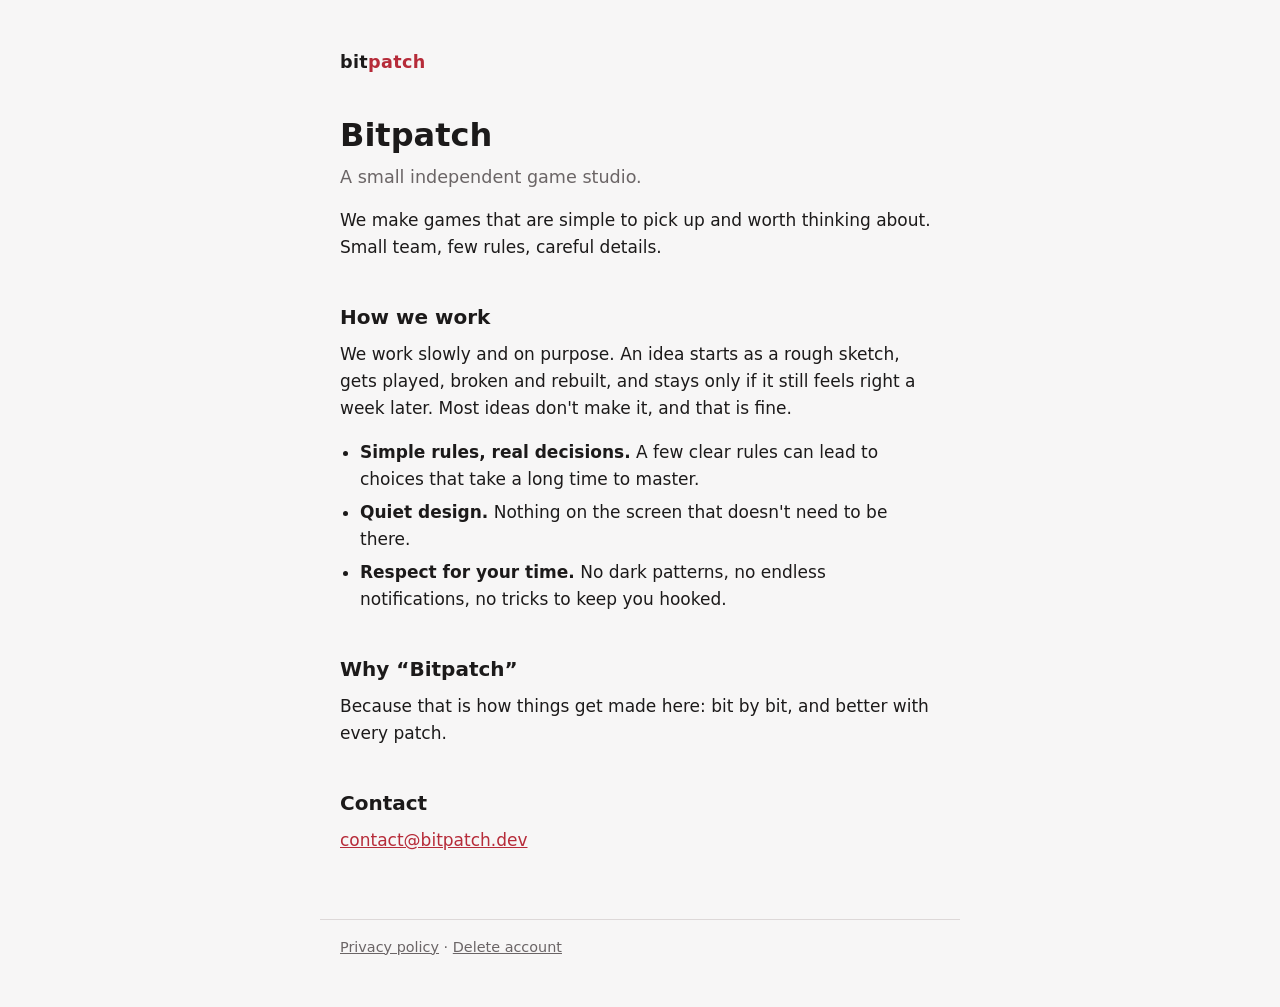
<file: index.html>
<!doctype html>
<html lang="en">
<head>
  <meta charset="utf-8">
  <meta name="viewport" content="width=device-width, initial-scale=1">
  <title>Bitpatch</title>
  <meta name="description" content="Bitpatch is a small independent game studio.">
  <link rel="icon" href="/favicon.svg" type="image/svg+xml">
  <link rel="stylesheet" href="/style.css">
</head>
<body>
  <header>
    <a class="brand" href="/">bit<span>patch</span></a>
  </header>
  <main>
    <h1>Bitpatch</h1>
    <p class="lead">A small independent game studio.</p>
    <p>We make games that are simple to pick up and worth thinking about. Small team, few rules, careful details.</p>

    <h2>How we work</h2>
    <p>We work slowly and on purpose. An idea starts as a rough sketch, gets played, broken and rebuilt, and stays only if it still feels right a week later. Most ideas don't make it, and that is fine.</p>
    <ul>
      <li><strong>Simple rules, real decisions.</strong> A few clear rules can lead to choices that take a long time to master.</li>
      <li><strong>Quiet design.</strong> Nothing on the screen that doesn't need to be there.</li>
      <li><strong>Respect for your time.</strong> No dark patterns, no endless notifications, no tricks to keep you hooked.</li>
    </ul>

    <h2>Why “Bitpatch”</h2>
    <p>Because that is how things get made here: bit by bit, and better with every patch.</p>

    <h2>Contact</h2>
    <p><a href="mailto:contact@bitpatch.dev">contact@bitpatch.dev</a></p>
  </main>
  <footer>
    <a href="/privacy/">Privacy policy</a> · <a href="/delete-account/">Delete account</a>
  </footer>
</body>
</html>
</file>
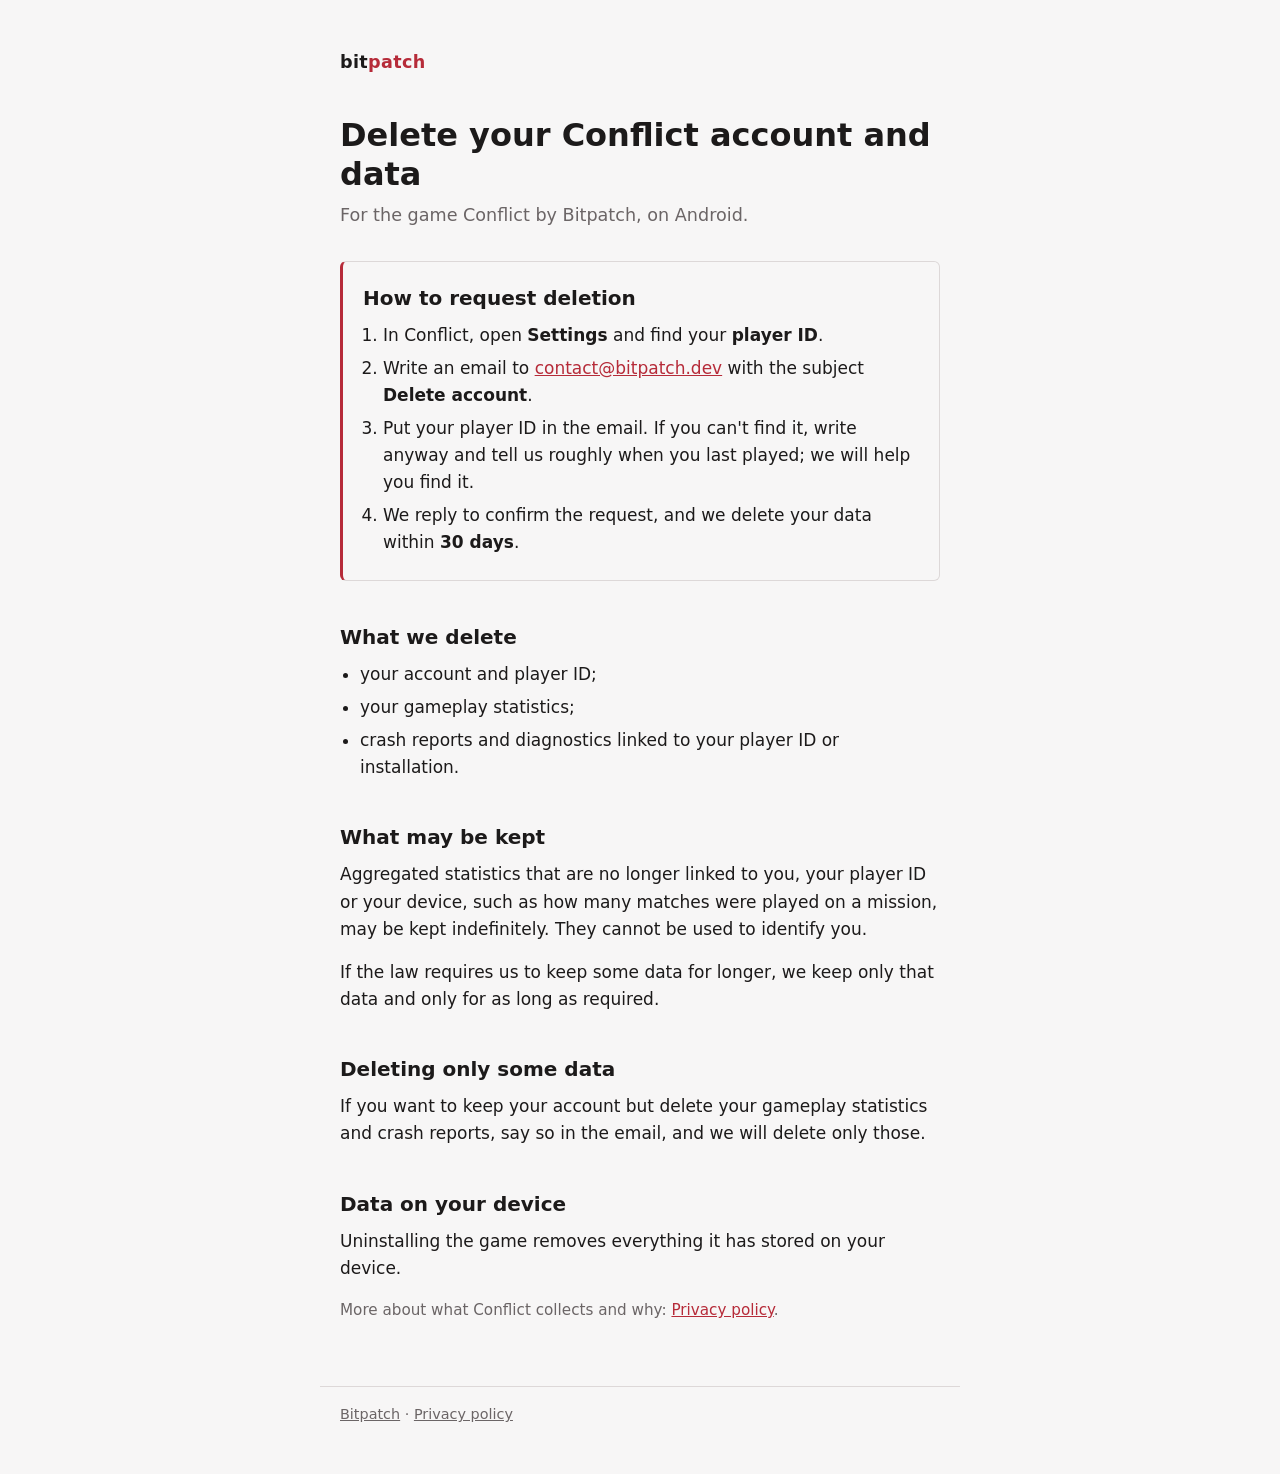
<file: delete-account/index.html>
<!doctype html>
<html lang="en">
<head>
  <meta charset="utf-8">
  <meta name="viewport" content="width=device-width, initial-scale=1">
  <title>Delete your Conflict account and data · Bitpatch</title>
  <meta name="description" content="How to ask Bitpatch to delete your account and data in Conflict.">
  <link rel="icon" href="/favicon.svg" type="image/svg+xml">
  <link rel="stylesheet" href="/style.css">
</head>
<body>
  <header>
    <a class="brand" href="/">bit<span>patch</span></a>
  </header>
  <main>
    <h1>Delete your Conflict account and data</h1>
    <p class="lead">For the game Conflict by Bitpatch, on Android.</p>

    <section class="box">
      <h2>How to request deletion</h2>
      <ol>
        <li>In Conflict, open <strong>Settings</strong> and find your <strong>player ID</strong>.</li>
        <li>Write an email to <a href="mailto:contact@bitpatch.dev?subject=Delete%20account">contact@bitpatch.dev</a> with the subject <strong>Delete account</strong>.</li>
        <li>Put your player ID in the email. If you can't find it, write anyway and tell us roughly when you last played; we will help you find it.</li>
        <li>We reply to confirm the request, and we delete your data within <strong>30 days</strong>.</li>
      </ol>
    </section>

    <h2>What we delete</h2>
    <ul>
      <li>your account and player ID;</li>
      <li>your gameplay statistics;</li>
      <li>crash reports and diagnostics linked to your player ID or installation.</li>
    </ul>

    <h2>What may be kept</h2>
    <p>Aggregated statistics that are no longer linked to you, your player ID or your device, such as how many matches were played on a mission, may be kept indefinitely. They cannot be used to identify you.</p>
    <p>If the law requires us to keep some data for longer, we keep only that data and only for as long as required.</p>

    <h2>Deleting only some data</h2>
    <p>If you want to keep your account but delete your gameplay statistics and crash reports, say so in the email, and we will delete only those.</p>

    <h2>Data on your device</h2>
    <p>Uninstalling the game removes everything it has stored on your device.</p>

    <p class="meta">More about what Conflict collects and why: <a href="/privacy/">Privacy policy</a>.</p>
  </main>
  <footer>
    <a href="/">Bitpatch</a> · <a href="/privacy/">Privacy policy</a>
  </footer>
</body>
</html>
</file>
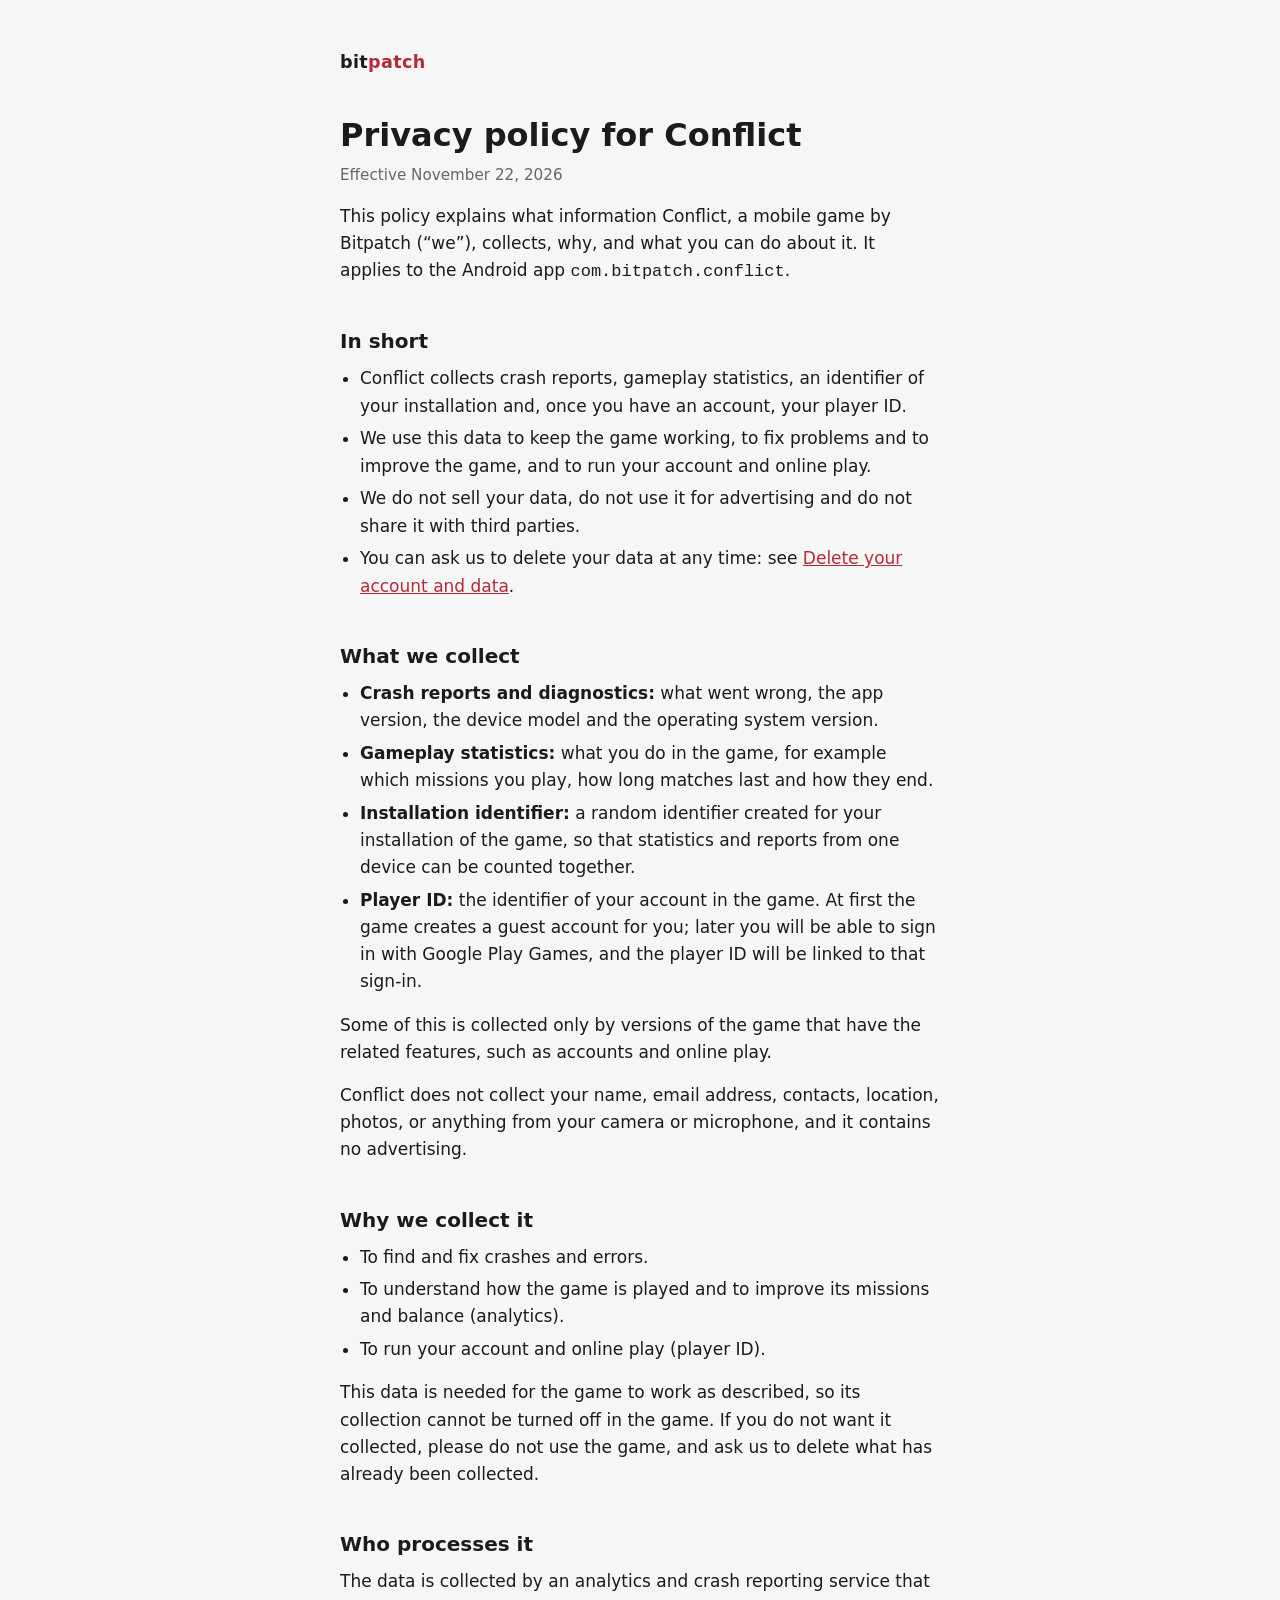
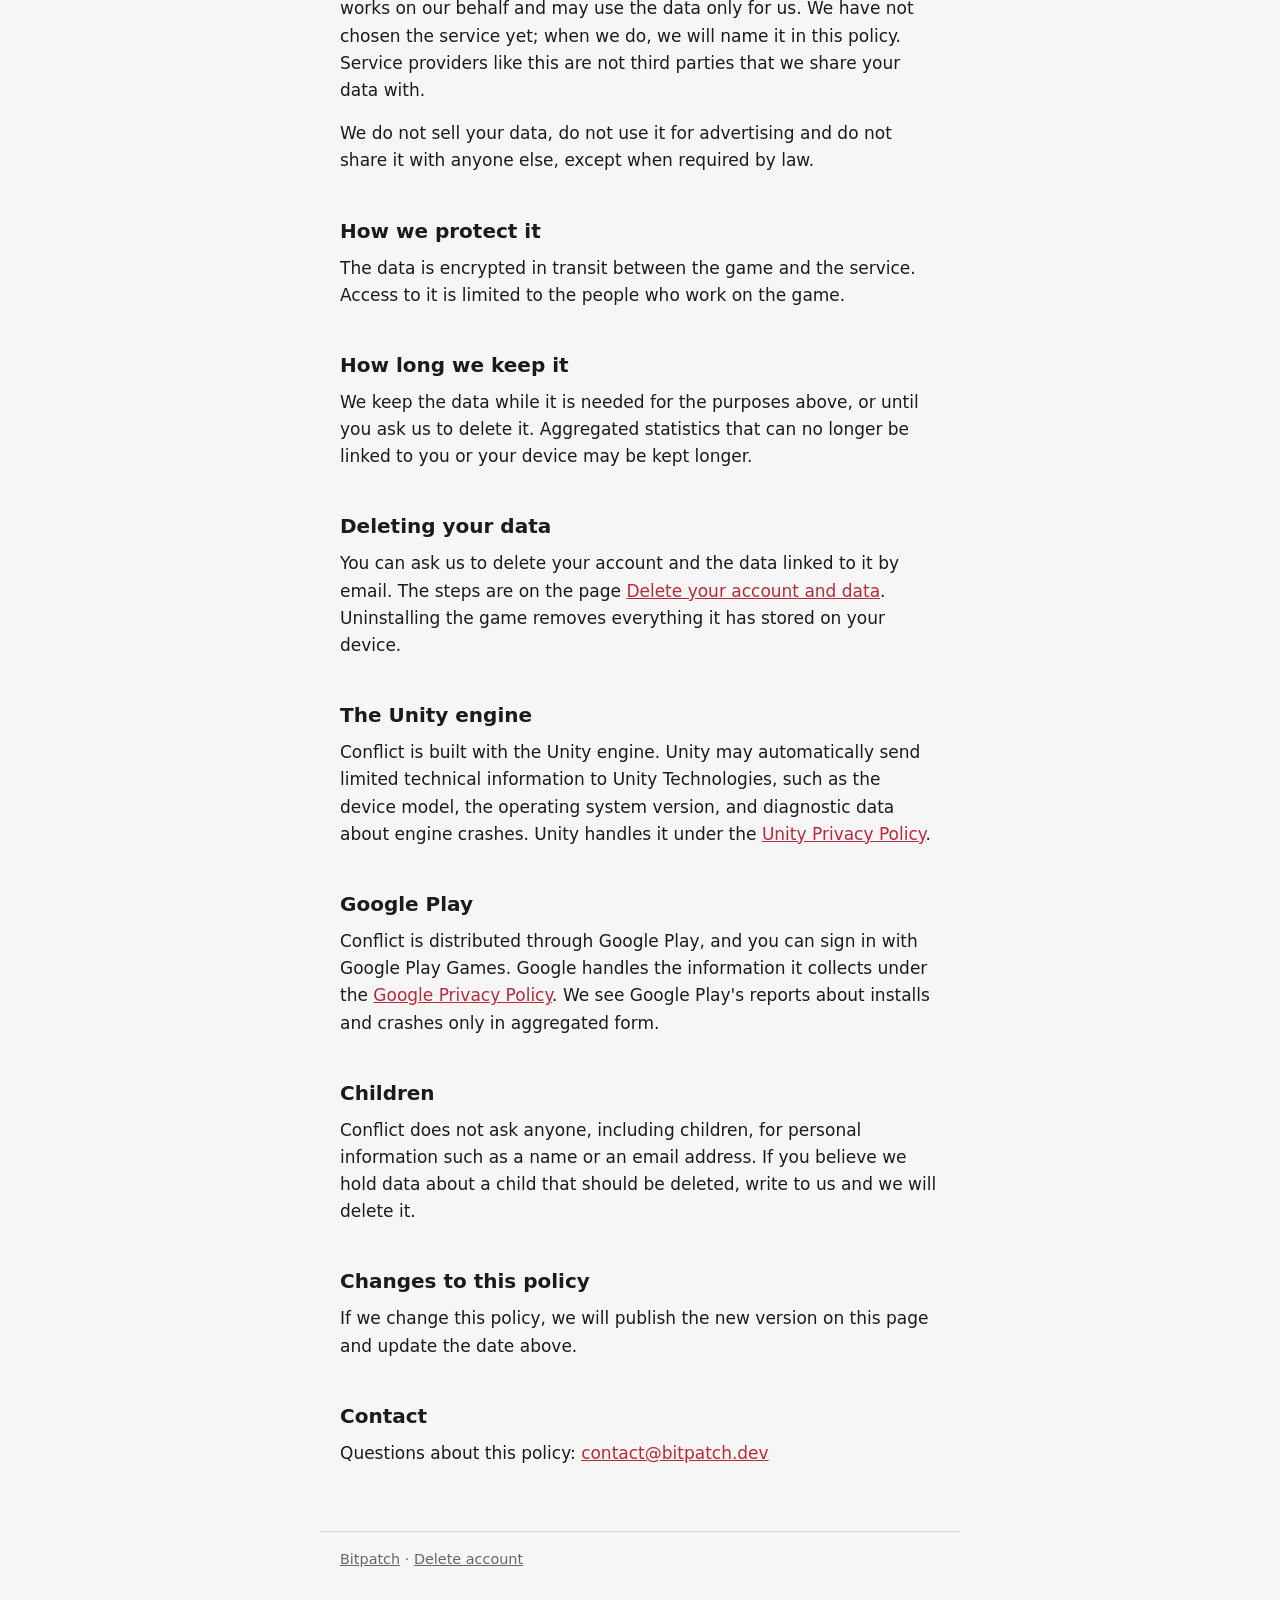
<file: privacy/index.html>
<!doctype html>
<html lang="en">
<head>
  <meta charset="utf-8">
  <meta name="viewport" content="width=device-width, initial-scale=1">
  <title>Privacy policy for Conflict · Bitpatch</title>
  <meta name="description" content="Privacy policy for Conflict, a mobile game by Bitpatch.">
  <link rel="icon" href="/favicon.svg" type="image/svg+xml">
  <link rel="stylesheet" href="/style.css">
</head>
<body>
  <header>
    <a class="brand" href="/">bit<span>patch</span></a>
  </header>
  <main>
    <h1>Privacy policy for Conflict</h1>
    <p class="meta">Effective November 22, 2026</p>

    <p>This policy explains what information Conflict, a mobile game by Bitpatch (“we”), collects, why, and what you can do about it. It applies to the Android app <code>com.bitpatch.conflict</code>.</p>

    <h2>In short</h2>
    <ul>
      <li>Conflict collects crash reports, gameplay statistics, an identifier of your installation and, once you have an account, your player ID.</li>
      <li>We use this data to keep the game working, to fix problems and to improve the game, and to run your account and online play.</li>
      <li>We do not sell your data, do not use it for advertising and do not share it with third parties.</li>
      <li>You can ask us to delete your data at any time: see <a href="/delete-account/">Delete your account and data</a>.</li>
    </ul>

    <h2>What we collect</h2>
    <ul>
      <li><strong>Crash reports and diagnostics:</strong> what went wrong, the app version, the device model and the operating system version.</li>
      <li><strong>Gameplay statistics:</strong> what you do in the game, for example which missions you play, how long matches last and how they end.</li>
      <li><strong>Installation identifier:</strong> a random identifier created for your installation of the game, so that statistics and reports from one device can be counted together.</li>
      <li><strong>Player ID:</strong> the identifier of your account in the game. At first the game creates a guest account for you; later you will be able to sign in with Google Play Games, and the player ID will be linked to that sign-in.</li>
    </ul>
    <p>Some of this is collected only by versions of the game that have the related features, such as accounts and online play.</p>
    <p>Conflict does not collect your name, email address, contacts, location, photos, or anything from your camera or microphone, and it contains no advertising.</p>

    <h2>Why we collect it</h2>
    <ul>
      <li>To find and fix crashes and errors.</li>
      <li>To understand how the game is played and to improve its missions and balance (analytics).</li>
      <li>To run your account and online play (player ID).</li>
    </ul>
    <p>This data is needed for the game to work as described, so its collection cannot be turned off in the game. If you do not want it collected, please do not use the game, and ask us to delete what has already been collected.</p>

    <h2>Who processes it</h2>
    <p>The data is collected by an analytics and crash reporting service that works on our behalf and may use the data only for us. We have not chosen the service yet; when we do, we will name it in this policy. Service providers like this are not third parties that we share your data with.</p>
    <p>We do not sell your data, do not use it for advertising and do not share it with anyone else, except when required by law.</p>

    <h2>How we protect it</h2>
    <p>The data is encrypted in transit between the game and the service. Access to it is limited to the people who work on the game.</p>

    <h2>How long we keep it</h2>
    <p>We keep the data while it is needed for the purposes above, or until you ask us to delete it. Aggregated statistics that can no longer be linked to you or your device may be kept longer.</p>

    <h2>Deleting your data</h2>
    <p>You can ask us to delete your account and the data linked to it by email. The steps are on the page <a href="/delete-account/">Delete your account and data</a>. Uninstalling the game removes everything it has stored on your device.</p>

    <h2>The Unity engine</h2>
    <p>Conflict is built with the Unity engine. Unity may automatically send limited technical information to Unity Technologies, such as the device model, the operating system version, and diagnostic data about engine crashes. Unity handles it under the <a href="https://unity.com/legal/privacy-policy">Unity Privacy Policy</a>.</p>

    <h2>Google Play</h2>
    <p>Conflict is distributed through Google Play, and you can sign in with Google Play Games. Google handles the information it collects under the <a href="https://policies.google.com/privacy">Google Privacy Policy</a>. We see Google Play's reports about installs and crashes only in aggregated form.</p>

    <h2>Children</h2>
    <p>Conflict does not ask anyone, including children, for personal information such as a name or an email address. If you believe we hold data about a child that should be deleted, write to us and we will delete it.</p>

    <h2>Changes to this policy</h2>
    <p>If we change this policy, we will publish the new version on this page and update the date above.</p>

    <h2>Contact</h2>
    <p>Questions about this policy: <a href="mailto:contact@bitpatch.dev">contact@bitpatch.dev</a></p>
  </main>
  <footer>
    <a href="/">Bitpatch</a> · <a href="/delete-account/">Delete account</a>
  </footer>
</body>
</html>
</file>
<file: style.css>
:root {
  color-scheme: light dark;
  --bg: #f7f6f6;
  --fg: #1c1a1a;
  --muted: #6b6566;
  --line: #ddd8d8;
  --accent: #b62b39;
}

@media (prefers-color-scheme: dark) {
  :root {
    --bg: #141213;
    --fg: #ebe7e7;
    --muted: #9b9394;
    --line: #342f30;
    --accent: #e25a63;
  }
}

* {
  box-sizing: border-box;
}

html {
  -webkit-text-size-adjust: 100%;
}

body {
  margin: 0;
  background: var(--bg);
  color: var(--fg);
  font: 17px/1.6 system-ui, -apple-system, "Segoe UI", Roboto, sans-serif;
}

main,
header,
footer {
  max-width: 40rem;
  margin: 0 auto;
  padding: 0 1.25rem;
}

header {
  padding-top: 3rem;
}

.brand {
  color: var(--fg);
  font-weight: 700;
  font-size: 1.1rem;
  letter-spacing: 0.02em;
  text-decoration: none;
}

.brand span {
  color: var(--accent);
}

main {
  padding-top: 2.5rem;
  padding-bottom: 3rem;
}

h1 {
  font-size: 2rem;
  line-height: 1.2;
  margin: 0 0 0.5rem;
}

h2 {
  font-size: 1.25rem;
  margin: 2.5rem 0 0.5rem;
}

p,
ul,
ol {
  margin: 0 0 1rem;
}

ul,
ol {
  padding-left: 1.25rem;
}

li {
  margin-bottom: 0.35rem;
}

a {
  color: var(--accent);
}

.lead {
  color: var(--muted);
  font-size: 1.1rem;
}

.meta {
  color: var(--muted);
  font-size: 0.95rem;
}

.box {
  border: 1px solid var(--line);
  border-left: 3px solid var(--accent);
  border-radius: 6px;
  margin-top: 2rem;
  padding: 0.25rem 1.25rem 0.5rem;
}

.box h2 {
  margin-top: 1rem;
}

footer {
  border-top: 1px solid var(--line);
  padding-top: 1rem;
  padding-bottom: 3rem;
  color: var(--muted);
  font-size: 0.9rem;
}

footer a {
  color: var(--muted);
}
</file>
